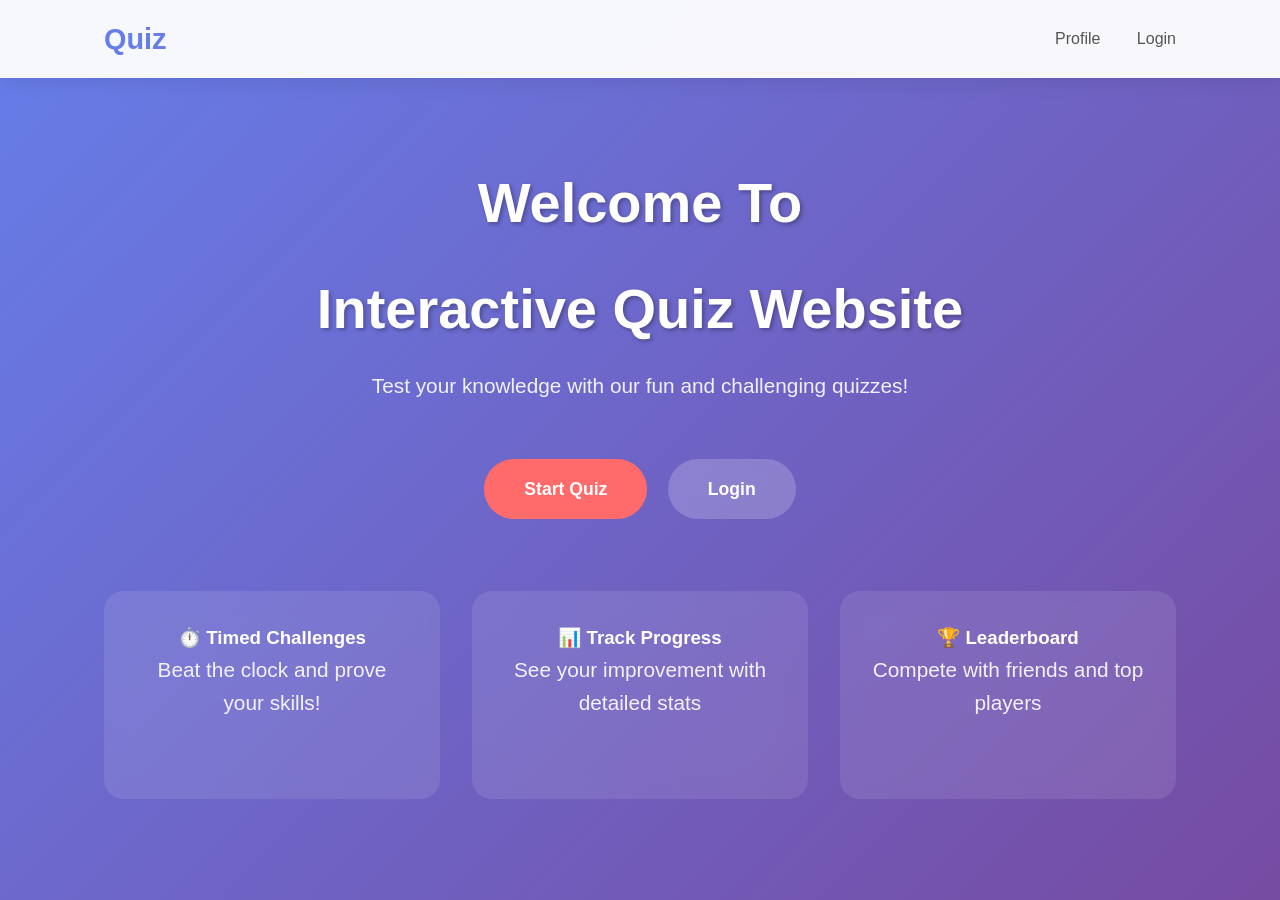
<file: index.html>
<!DOCTYPE html>
<html lang="en">
<head>
    <meta charset="UTF-8">
    <meta name="viewport" content="width=device-width, initial-scale=1.0">
    <title>Interactive Quiz Website</title>
    <link rel="stylesheet" href="style.css">
</head>
<body>
    <header>
        <nav>
            <h1>Quiz</h1>
            <div class="nav-links">
                <a href="profile.html">Profile</a>
                <a href="login.html">Login</a>
            </div>
        </nav>
    </header>

    <main class="home-hero">
        <div class="hero-content">
            <h2>Welcome To</h2>
            <h2>Interactive Quiz Website</h2>
            <p>Test your knowledge with our fun and challenging quizzes!</p>
            <div class="cta-buttons">
                <a href="login.html" class="btn btn-primary">Start Quiz</a>
                <a href="login.html" class="btn btn-secondary">Login</a>
            </div>
            <div class="features">
                <div class="feature">
                    <h3>⏱️ Timed Challenges</h3>
                    <p>Beat the clock and prove your skills!</p>
                </div>
                <div class="feature">
                    <h3>📊 Track Progress</h3>
                    <p>See your improvement with detailed stats</p>
                </div>
                <div class="feature">
                    <h3>🏆 Leaderboard</h3>
                    <p>Compete with friends and top players</p>
                </div>
            </div>
        </div>
    </main>

    <script src="script.js"></script>
</body>
</html>
</file>
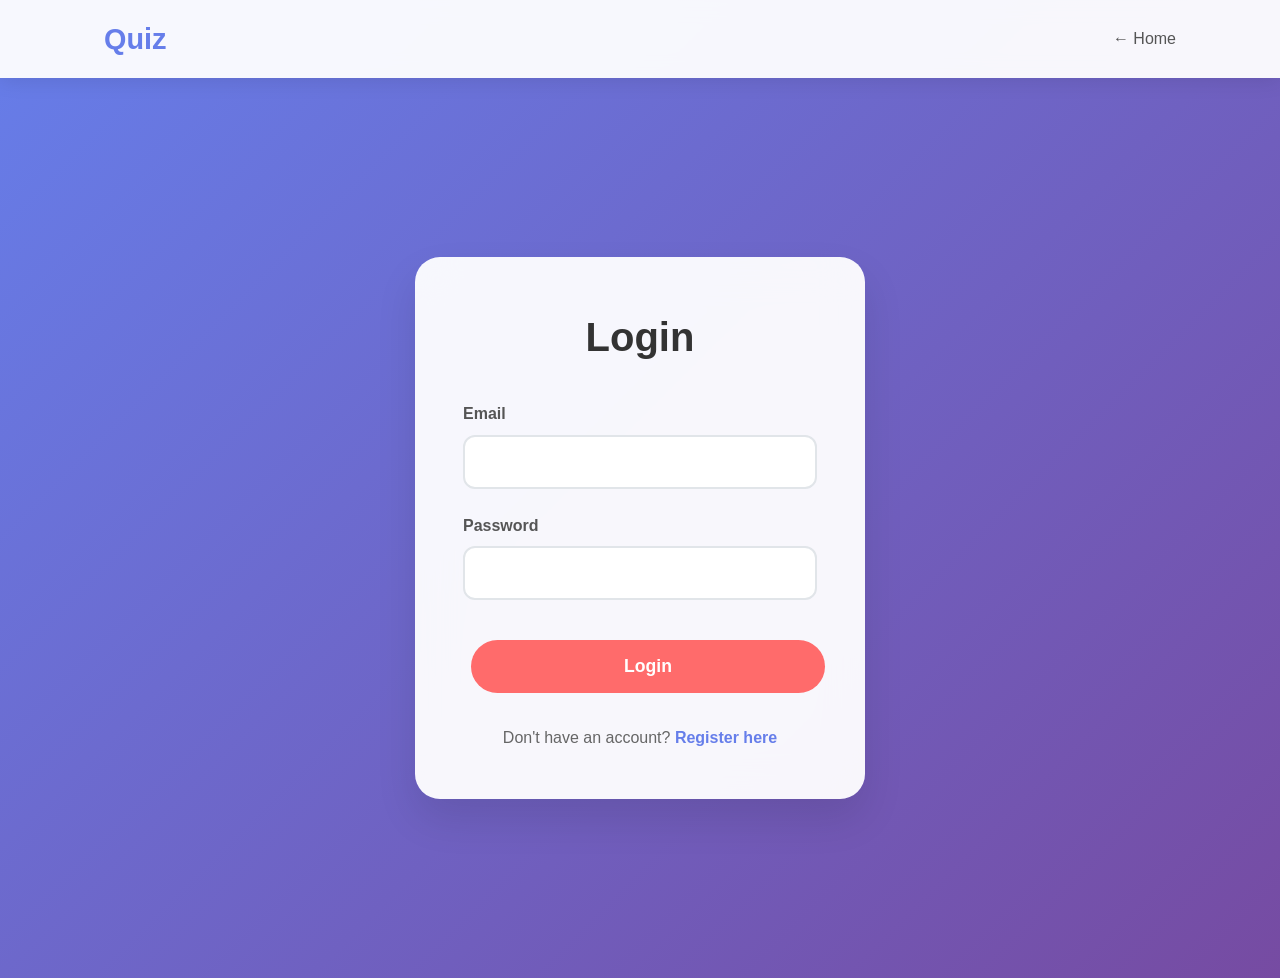
<file: login.html>
<!DOCTYPE html>
<html lang="en">
<head>
    <meta charset="UTF-8">
    <meta name="viewport" content="width=device-width, initial-scale=1.0">
    <title>Login - QuizMaster</title>
    <link rel="stylesheet" href="style.css">
</head>
<body>
    <header>
        <nav>
            <h1>Quiz</h1>
            <a href="index.html" class="back-btn">← Home</a>
        </nav>
    </header>

    <main class="auth-container">
        <div class="auth-card">
            <h2>Login</h2>
            <form id="loginForm">
                <div class="input-group">
                    <label>Email</label>
                    <input type="email" id="loginEmail" required>
                </div>
                <div class="input-group">
                    <label>Password</label>
                    <input type="password" id="loginPassword" required>
                </div>
                <button type="submit" class="btn btn-primary full-width">Login</button>
            </form>
            <p class="auth-link">
                Don't have an account? 
                <a href="register.html">Register here</a>
            </p>
        </div>
    </main>

    <script src="script.js"></script>
</body>
</html>
</file>
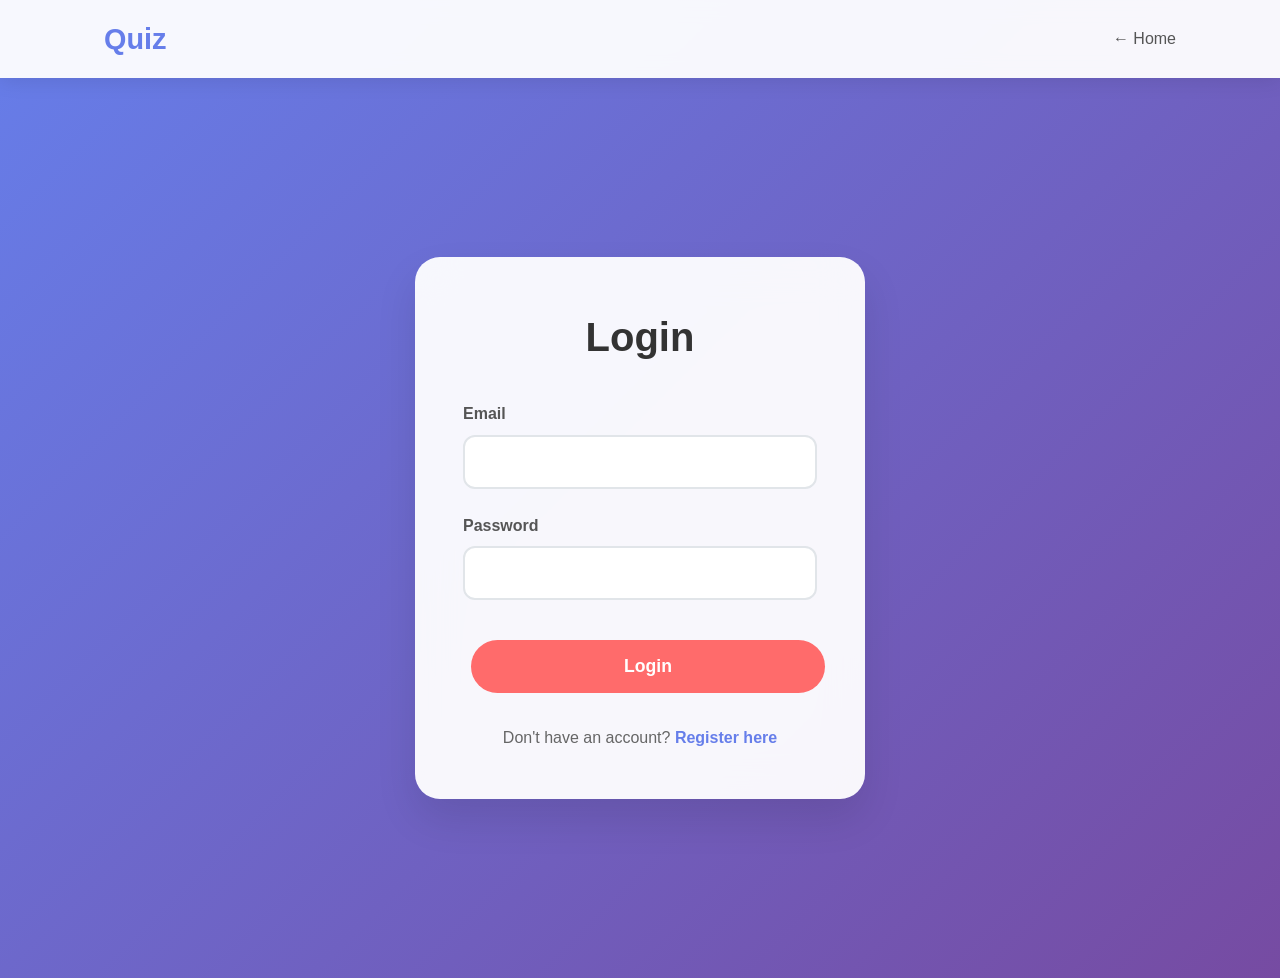
<file: profile.html>
<!DOCTYPE html>
<html lang="en">
<head>
    <meta charset="UTF-8">
    <meta name="viewport" content="width=device-width, initial-scale=1.0">
    <title>Profile - QuizMaster</title>
    <link rel="stylesheet" href="style.css">
</head>
<body>
    <header>
        <nav>
            <h1>Quiz</h1>
            <div class="nav-links">
                <a href="quiz.html">Start Quiz</a>
                <a href="index.html">Home</a>
            </div>
        </nav>
    </header>

    <main class="profile-container">
        <div class="profile-header">
            <div class="avatar">👤</div>
            <h2 id="profileName">John Doe</h2>
            <p id="profileEmail">john@example.com</p>
        </div>

        <div class="stats-grid">
            <div class="stat-card">
                <h3>Total Quizzes</h3>
                <span id="totalQuizzes">5</span>
            </div>
            <div class="stat-card">
                <h3>Average Score</h3>
                <span id="avgScore">82%</span>
            </div>
            <div class="stat-card">
                <h3>Best Score</h3>
                <span id="bestScore">95%</span>
            </div>
            <div class="stat-card">
                <h3>Rank</h3>
                <span id="userRank">#42</span>
            </div>
        </div>

        <div class="recent-quizzes">
            <h3>Recent Quizzes</h3>
            <div id="quizHistory">
                <!-- Quiz history loaded by JS -->
            </div>
        </div>
    </main>

    <script src="script.js"></script>
</body>
</html>
</file>
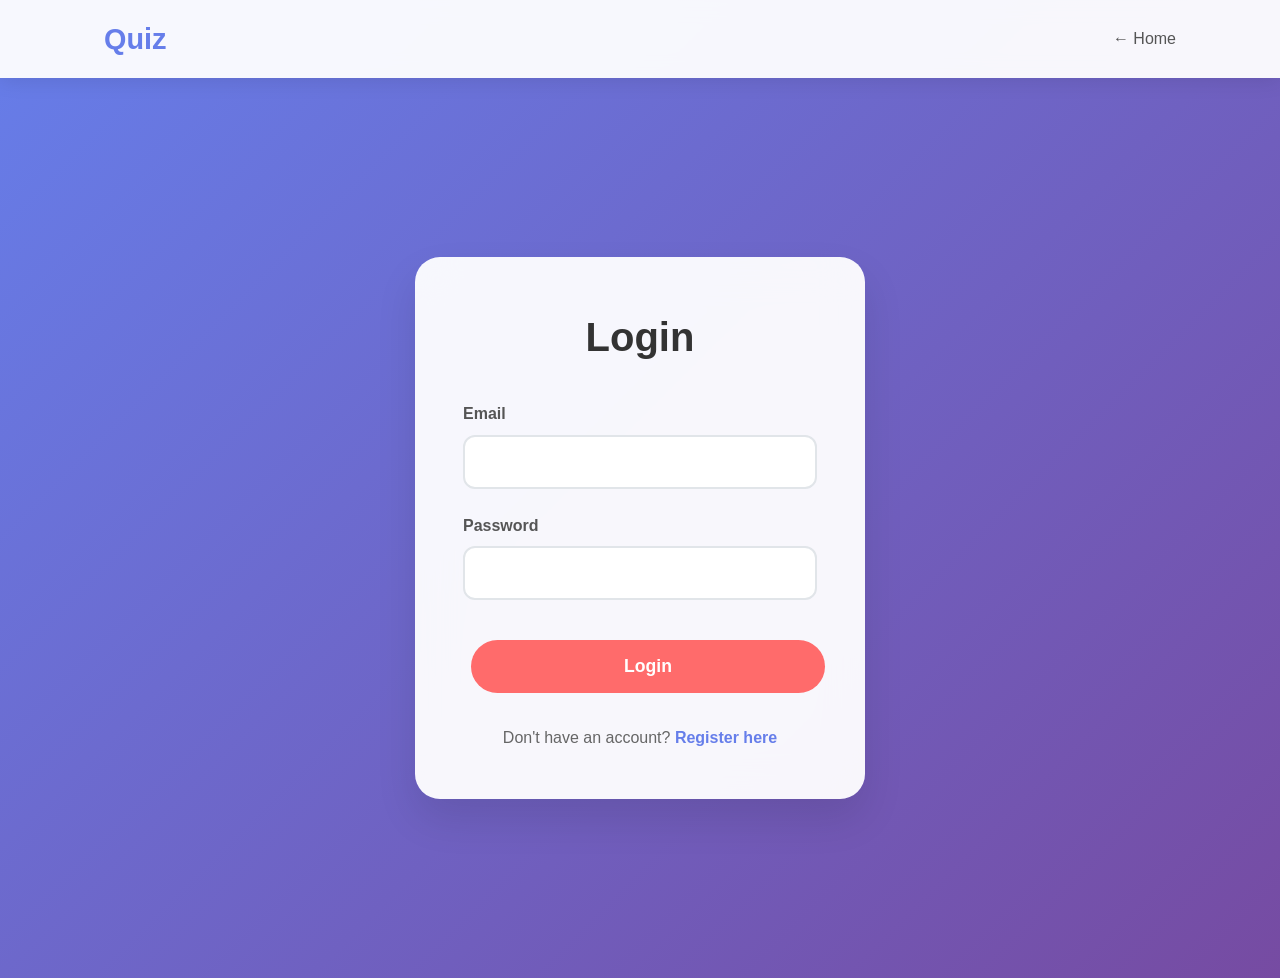
<file: quiz.html>
<!DOCTYPE html>
<html lang="en">
<head>
    <meta charset="UTF-8">
    <meta name="viewport" content="width=device-width, initial-scale=1.0">
    <title>Quiz - QuizMaster</title>
    <link rel="stylesheet" href="style.css">
</head>
<body>
    <header>
        <nav>
            <h1>Quiz</h1>
            <div class="nav-links">
                <a href="profile.html">Profile</a>
                <a href="index.html">Home</a>
            </div>
        </nav>
    </header>

    <main class="quiz-container">
        <div class="quiz-header">
            <div class="quiz-info">
                <h2>General Knowledge Quiz</h2>
                <p>Question <span id="questionNum">1</span> of 10</p>
            </div>
            <div class="timer">
                <span>Time: </span>
                <span id="timer">10:00</span>
            </div>
            <div class="score">
                Score: <span id="currentScore">0</span>/10
            </div>
        </div>

        <div id="quizContent" class="quiz-content">
            <!-- Questions will be loaded here by JavaScript -->
        </div>

        <div class="quiz-controls">
            <button id="prevBtn" class="btn" disabled>Previous</button>
            <button id="nextBtn" class="btn btn-primary">Next</button>
            <button id="submitBtn" class="btn btn-success" style="display: none;">Submit Quiz</button>
        </div>
    </main>

    <script src="script.js"></script>
</body>
</html>
</file>
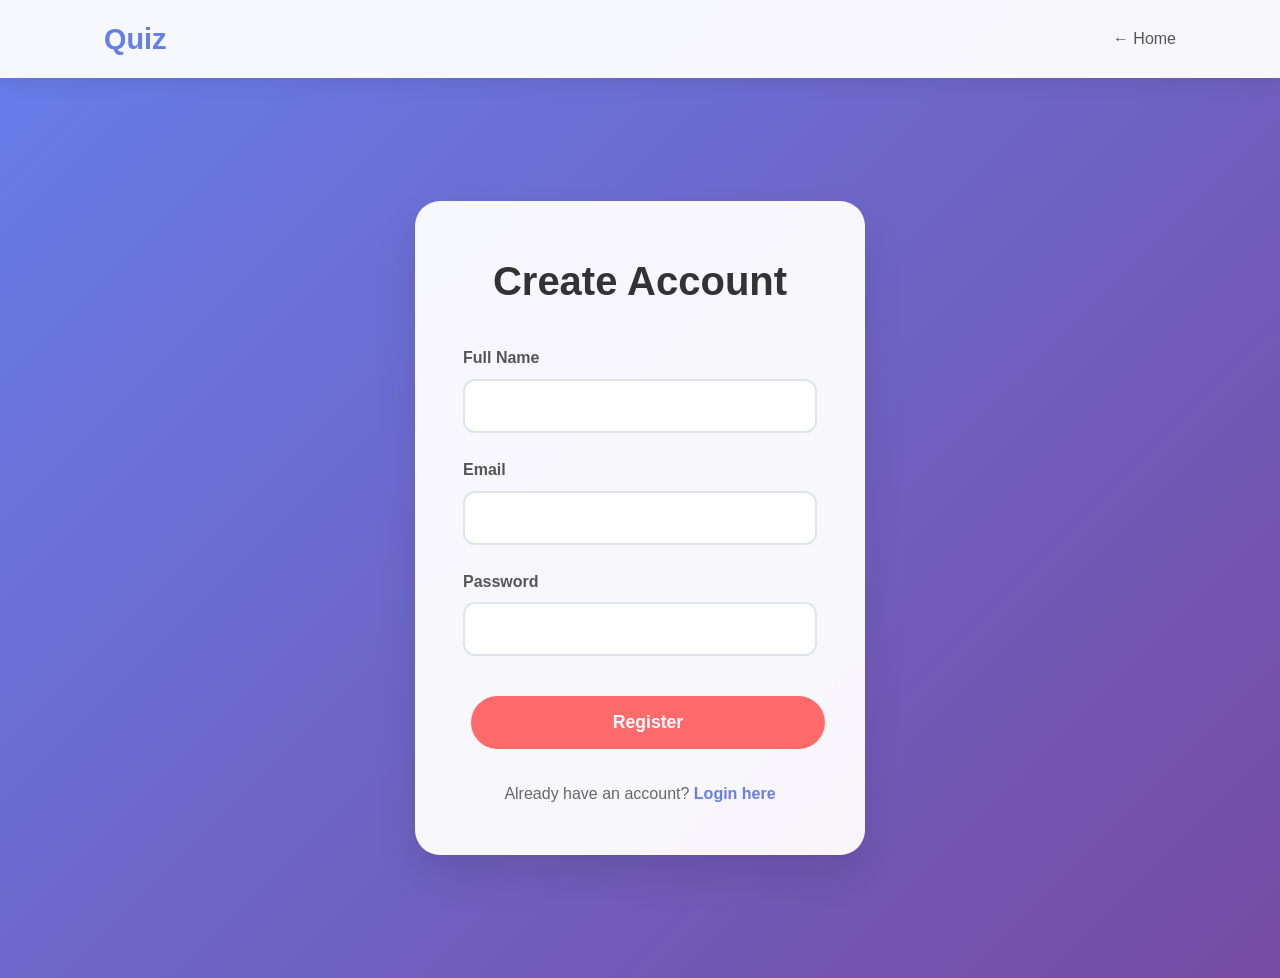
<file: register.html>
<!DOCTYPE html>
<html lang="en">
<head>
    <meta charset="UTF-8">
    <meta name="viewport" content="width=device-width, initial-scale=1.0">
    <title>Register - QuizMaster</title>
    <link rel="stylesheet" href="style.css">
</head>
<body>
    <header>
        <nav>
            <h1>Quiz</h1>
            <a href="index.html" class="back-btn">← Home</a>
        </nav>
    </header>

    <main class="auth-container">
        <div class="auth-card">
            <h2>Create Account</h2>
            <form id="registerForm">
                <div class="input-group">
                    <label>Full Name</label>
                    <input type="text" id="regName" required>
                </div>
                <div class="input-group">
                    <label>Email</label>
                    <input type="email" id="regEmail" required>
                </div>
                <div class="input-group">
                    <label>Password</label>
                    <input type="password" id="regPassword" required>
                </div>
                <button type="submit" class="btn btn-primary full-width">Register</button>
            </form>
            <p class="auth-link">
                Already have an account? 
                <a href="login.html">Login here</a>
            </p>
        </div>
    </main>

    <script src="script.js"></script>
</body>
</html>
</file>
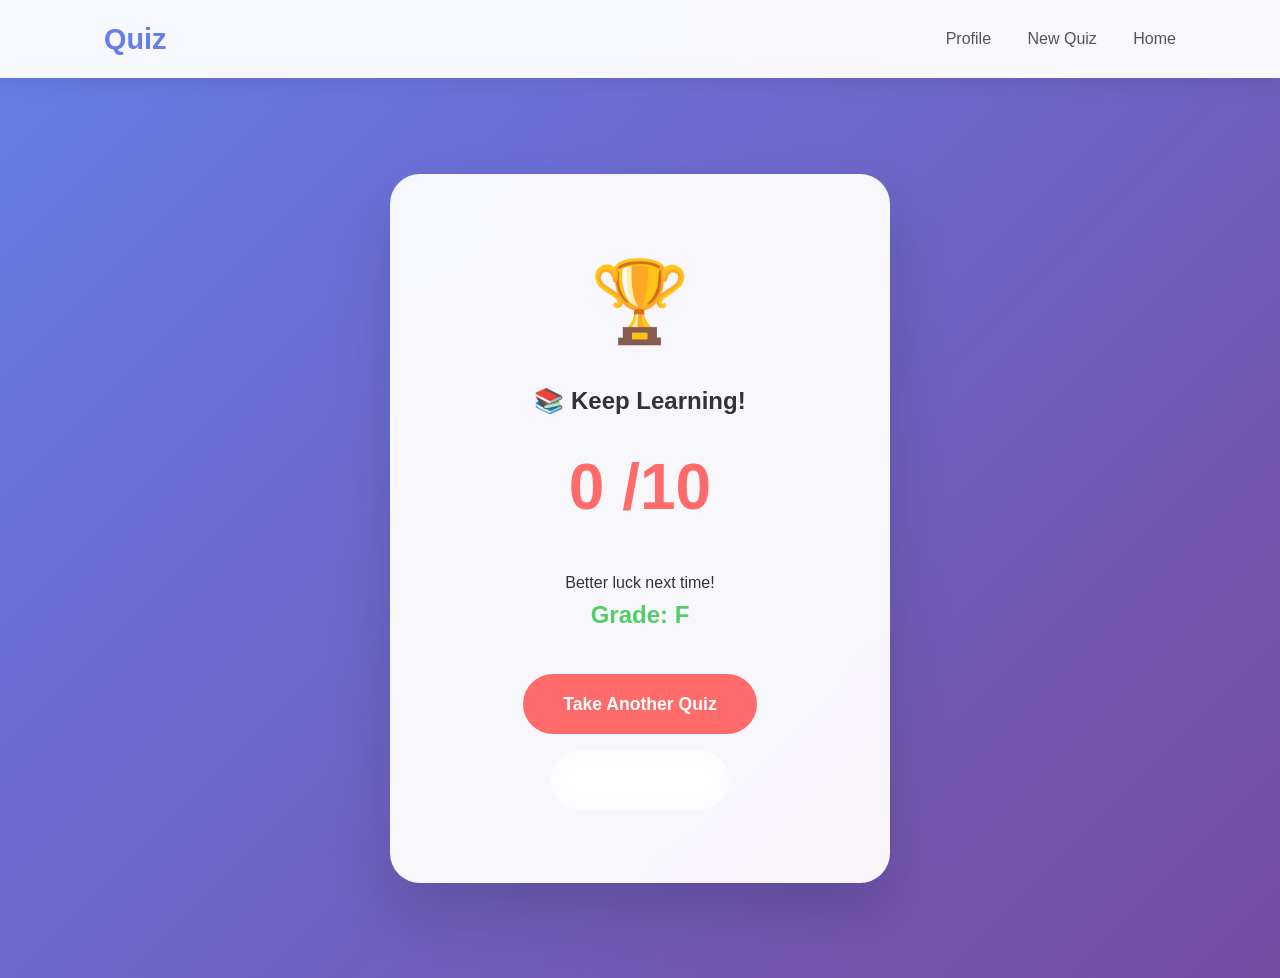
<file: result.html>
<!DOCTYPE html>
<html lang="en">
<head>
    <meta charset="UTF-8">
    <meta name="viewport" content="width=device-width, initial-scale=1.0">
    <title>Quiz Results - QuizMaster</title>
    <link rel="stylesheet" href="style.css">
</head>
<body>
    <header>
        <nav>
            <h1>Quiz</h1>
            <div class="nav-links">
                <a href="profile.html">Profile</a>
                <a href="quiz.html">New Quiz</a>
                <a href="index.html">Home</a>
            </div>
        </nav>
    </header>

    <main class="result-container">
        <div class="result-card">
            <div class="result-icon">🏆</div>
            <h2 id="resultTitle">Great Job!</h2>
            <div class="score-display">
                <span id="finalScore">85</span>
                <span>/10</span>
            </div>
            <div class="result-details">
                <p id="resultMessage">You scored 85%! Excellent performance!</p>
                <div class="grade">Grade: <span id="grade">A</span></div>
            </div>
            <div class="result-actions">
                <a href="quiz.html" class="btn btn-primary">Take Another Quiz</a>
                <a href="profile.html" class="btn btn-secondary">View Profile</a>
            </div>
        </div>
    </main>

    <script src="script.js"></script>
</body>
</html>
</file>
<file: style.css>
* {
    margin: 0;
    padding: 0;
    box-sizing: border-box;
}

body {
    font-family: 'Segoe UI', Tahoma, Geneva, Verdana, sans-serif;
    line-height: 1.6;
    color: #333;
    background: linear-gradient(135deg, #667eea 0%, #764ba2 100%);
    min-height: 100vh;
}

header {
    background: rgba(255, 255, 255, 0.95);
    backdrop-filter: blur(10px);
    box-shadow: 0 2px 20px rgba(0,0,0,0.1);
    position: sticky;
    top: 0;
    z-index: 100;
}

nav {
    display: flex;
    justify-content: space-between;
    align-items: center;
    padding: 1rem 5%;
    max-width: 1200px;
    margin: 0 auto;
}

nav h1 {
    color: #667eea;
    font-size: 1.8rem;
}

.nav-links a, .back-btn {
    color: #555;
    text-decoration: none;
    margin-left: 2rem;
    font-weight: 500;
    transition: color 0.3s;
}

.nav-links a:hover, .back-btn:hover {
    color: #667eea;
}

/* Home Page */
.home-hero {
    max-width: 1200px;
    margin: 5rem auto;
    padding: 0 5%;
    text-align: center;
    color: white;
}

.hero-content h2 {
    font-size: 3.5rem;
    margin-bottom: 1rem;
    text-shadow: 2px 2px 4px rgba(0,0,0,0.3);
}

.hero-content p {
    font-size: 1.3rem;
    margin-bottom: 3rem;
    opacity: 0.9;
}

.cta-buttons {
    margin-bottom: 4rem;
}

.btn {
    display: inline-block;
    padding: 1rem 2.5rem;
    margin: 0.5rem;
    border: none;
    border-radius: 50px;
    font-size: 1.1rem;
    font-weight: 600;
    text-decoration: none;
    cursor: pointer;
    transition: all 0.3s;
    text-align: center;
}

.btn-primary {
    background: #ff6b6b;
    color: white;
}

.btn-primary:hover {
    background: #ff5252;
    transform: translateY(-2px);
    box-shadow: 0 10px 25px rgba(255, 107, 107, 0.4);
}

.btn-secondary {
    background: rgba(255,255,255,0.2);
    color: white;
    backdrop-filter: blur(10px);
}

.btn-secondary:hover {
    background: rgba(255,255,255,0.3);
}

.features {
    display: grid;
    grid-template-columns: repeat(auto-fit, minmax(300px, 1fr));
    gap: 2rem;
    margin-top: 4rem;
}

.feature {
    background: rgba(255,255,255,0.1);
    padding: 2rem;
    border-radius: 20px;
    backdrop-filter: blur(10px);
}

/* Auth Pages */
.auth-container {
    min-height: 100vh;
    display: flex;
    align-items: center;
    justify-content: center;
    padding: 2rem;
}

.auth-card {
    background: rgba(255, 255, 255, 0.95);
    backdrop-filter: blur(20px);
    padding: 3rem;
    border-radius: 25px;
    box-shadow: 0 20px 40px rgba(0,0,0,0.1);
    width: 100%;
    max-width: 450px;
    text-align: center;
}

.auth-card h2 {
    margin-bottom: 2rem;
    color: #333;
    font-size: 2.5rem;
}

.input-group {
    margin-bottom: 1.5rem;
    text-align: left;
}

.input-group label {
    display: block;
    margin-bottom: 0.5rem;
    font-weight: 600;
    color: #555;
}

.input-group input {
    width: 100%;
    padding: 1rem;
    border: 2px solid #e1e5e9;
    border-radius: 12px;
    font-size: 1rem;
    transition: border-color 0.3s;
}

.input-group input:focus {
    outline: none;
    border-color: #667eea;
}

.full-width {
    width: 100%;
    margin-top: 1rem;
}

.auth-link {
    margin-top: 1.5rem;
    color: #666;
}

.auth-link a {
    color: #667eea;
    font-weight: 600;
    text-decoration: none;
}

/* Quiz Page */
.quiz-container {
    max-width: 800px;
    margin: 2rem auto;
    padding: 0 2rem;
}

.quiz-header {
    background: rgba(255,255,255,0.95);
    backdrop-filter: blur(10px);
    padding: 2rem;
    border-radius: 20px;
    margin-bottom: 2rem;
    display: flex;
    justify-content: space-between;
    align-items: center;
    flex-wrap: wrap;
    gap: 1rem;
}

.quiz-info h2 {
    color: #333;
    margin-bottom: 0.5rem;
}

.timer {
    background: #ff6b6b;
    color: white;
    padding: 1rem 1.5rem;
    border-radius: 50px;
    font-size: 1.2rem;
    font-weight: bold;
}

.quiz-content {
    background: rgba(255,255,255,0.95);
    backdrop-filter: blur(10px);
    padding: 2.5rem;
    border-radius: 20px;
    margin-bottom: 2rem;
}

.question {
    margin-bottom: 2rem;
}

.question h3 {
    font-size: 1.4rem;
    margin-bottom: 1.5rem;
    color: #333;
}

.options {
    display: grid;
    gap: 1rem;
}

.option {
    padding: 1.2rem;
    border: 2px solid #e1e5e9;
    border-radius: 12px;
    cursor: pointer;
    transition: all 0.3s;
    background: white;
}

.option:hover {
    border-color: #667eea;
    transform: translateX(5px);
}

.option.selected {
    background: #667eea;
    color: white;
    border-color: #667eea;
}

.quiz-controls {
    display: flex;
    justify-content: space-between;
    gap: 1rem;
}

.btn-success {
    background: #51cf66;
}

.btn-success:hover {
    background: #40c057;
}

/* Result Page */
.result-container {
    min-height: 100vh;
    display: flex;
    align-items: center;
    justify-content: center;
    padding: 2rem;
}

.result-card {
    background: rgba(255,255,255,0.95);
    backdrop-filter: blur(20px);
    padding: 4rem;
    border-radius: 30px;
    text-align: center;
    box-shadow: 0 30px 60px rgba(0,0,0,0.15);
    max-width: 500px;
    width: 100%;
}

.result-icon {
    font-size: 5rem;
    margin-bottom: 1rem;
}

.score-display {
    font-size: 4rem;
    font-weight: bold;
    color: #ff6b6b;
    margin: 1rem 0;
}

.result-details {
    margin: 2rem 0;
}

.grade {
    font-size: 1.5rem;
    color: #51cf66;
    font-weight: bold;
}

/* Profile Page Start */
.profile-container {
    max-width: 1080px;
    margin: 2rem auto;
    padding: 0 2rem;
}
.profile-header {
    background: rgba(255, 255, 255, 0.932);
    backdrop-filter: blur(14px);
    border: 1px solid var(--border);
    border-radius: 20px;
    box-shadow: var(--shadow);
    padding: 40px 30px;
    text-align: center;
    margin-bottom: 35px;
    position: relative;
    overflow: hidden;
}
.profile-header::before {
    content: "";
    position: absolute;
    top: -60px;
    right: -60px;
    width: 180px;
    height: 180px;
    background: linear-gradient(135deg, rgba(99,102,241,0.18), rgba(6,182,212,0.18));
    border-radius: 50%;
}
.profile-header::after {
    content: "";
    position: absolute;
    bottom: -80px;
    left: -60px;
    width: 200px;
    height: 200px;
    background: linear-gradient(135deg, rgba(245,158,11,0.14), rgba(99,102,241,0.12));
    border-radius: 50%;
}
.avatar {
    width: 110px;
    height: 110px;
    margin: 0 auto 18px;
    border-radius: 50%;
    display: flex;
    justify-content: center;
    align-items: center;
    font-size: 3rem;
    background: linear-gradient(135deg, var(--primary), var(--secondary));
    color: white;
    box-shadow: 0 10px 25px rgba(99, 102, 241, 0.35);
    position: relative;
    z-index: 1;
}
#profileName {
    font-size: 2rem;
    font-weight: 700;
    margin-bottom: 8px;
    position: relative;
    z-index: 1;
}
#profileEmail {
    color: var(--text-light);
    font-size: 1rem;
    position: relative;
    z-index: 1;
}

/* Profile result section Start*/
.stats-grid {
    display: grid;
    grid-template-columns: repeat(auto-fit, minmax(220px, 1fr));
    gap: 22px;
    margin-bottom: 35px;
}

.stat-card {
    background: rgba(255, 255, 255, 0.918);
    backdrop-filter: blur(12px);
    border: 1px solid var(--border);
    border-radius: 18px;
    padding: 28px 22px;
    text-align: center;
    box-shadow: var(--shadow);
    transition: all 0.3s ease;
    position: relative;
    overflow: hidden;
}

.stat-card:hover {
    transform: translateY(-6px);
    box-shadow: 0 16px 35px rgba(15, 23, 42, 0.15);
}

.stat-card h3 {
    font-size: 1rem;
    font-weight: 600;
    color: var(--text-light);
    margin-bottom: 14px;
}

.stat-card span {
    display: block;
    font-size: 2rem;
    font-weight: 700;
    color: var(--primary-dark);
}

/* Recent Quizzes Section Start */
.recent-quizzes {
    background: rgba(255, 255, 255, 0.918);
    backdrop-filter: blur(14px);
    border: 1px solid var(--border);
    border-radius: 20px;
    box-shadow: var(--shadow);
    padding: 30px;
}

.recent-quizzes h3 {
    font-size: 1.4rem;
    margin-bottom: 22px;
    color: var(--text);
    position: relative;
    padding-left: 14px;
}

.recent-quizzes h3::before {
    content: "";
    position: absolute;
    left: 0;
    top: 5px;
    width: 5px;
    height: 24px;
    border-radius: 20px;
    background: linear-gradient(to bottom, var(--primary), var(--secondary));
}
.recent-quizzes p{
    padding-left: 15px;
}
/* Recent Quizzes Section End */
</file>
